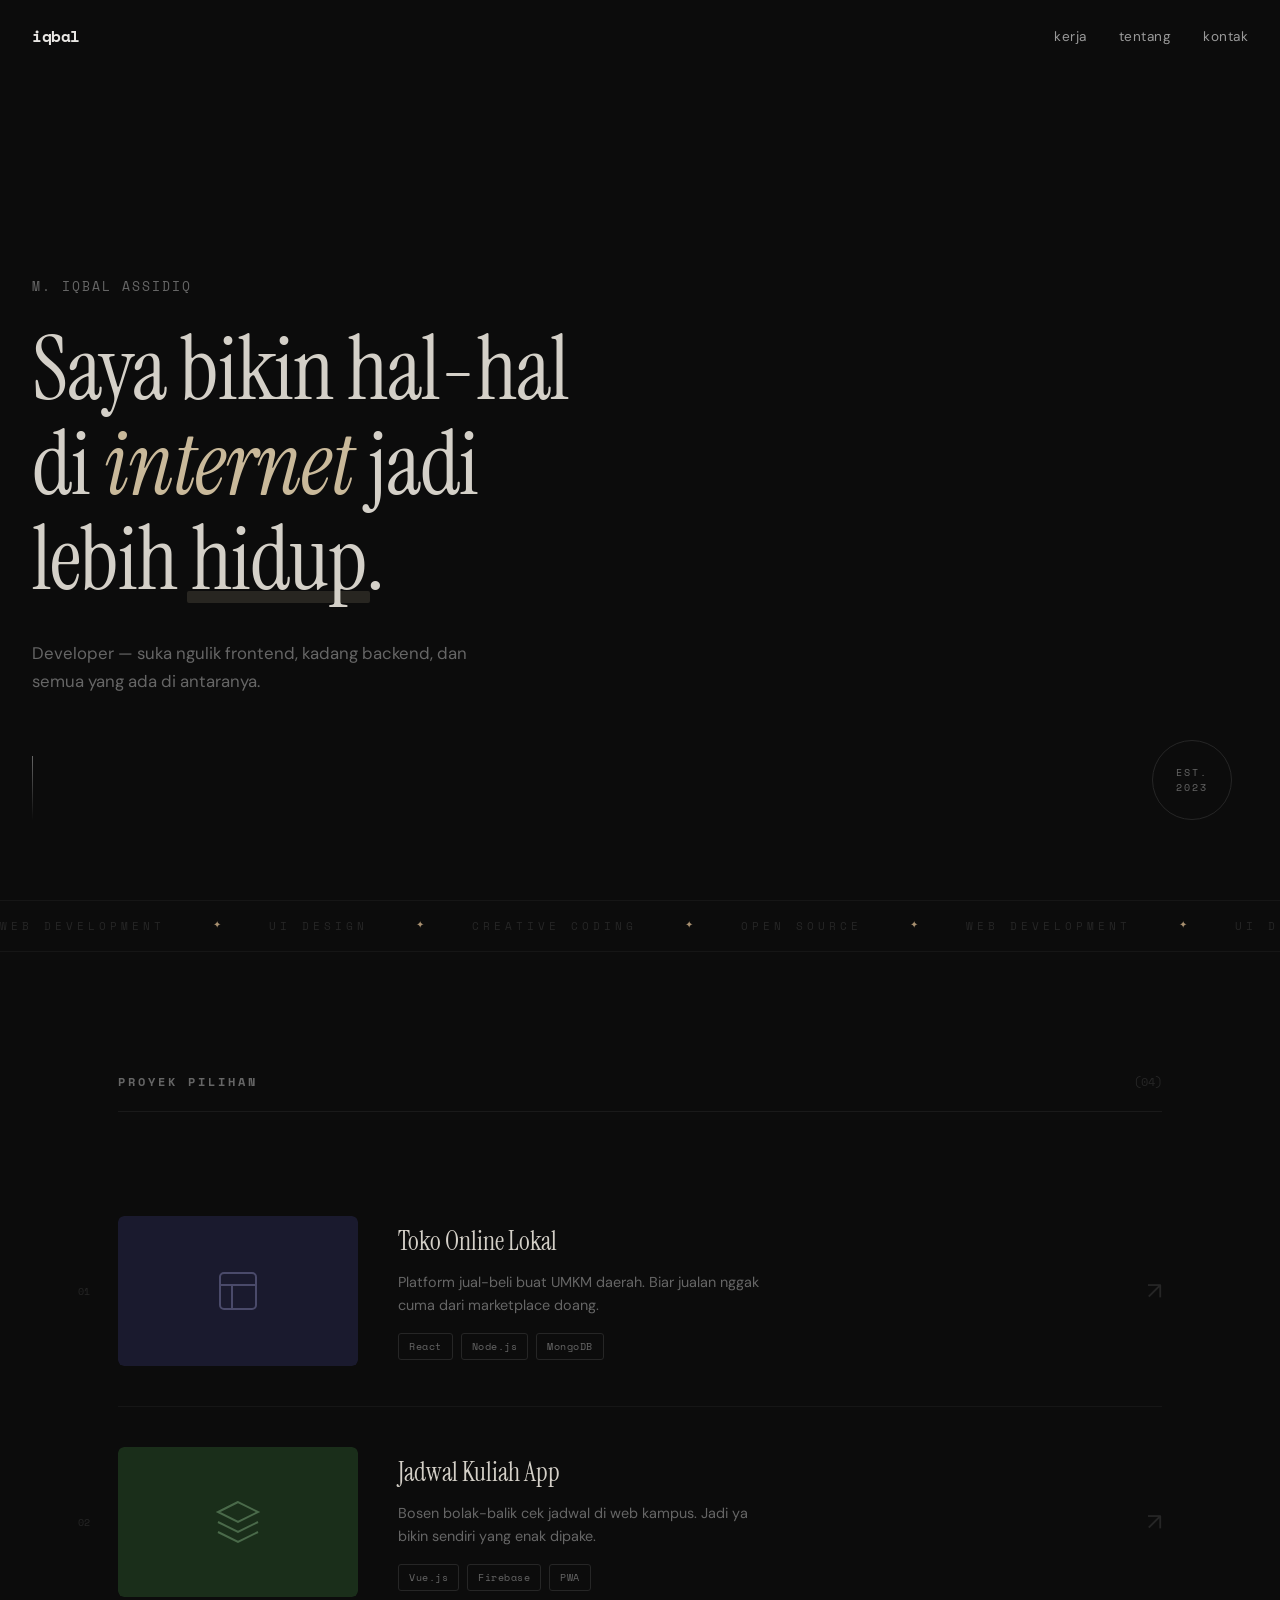
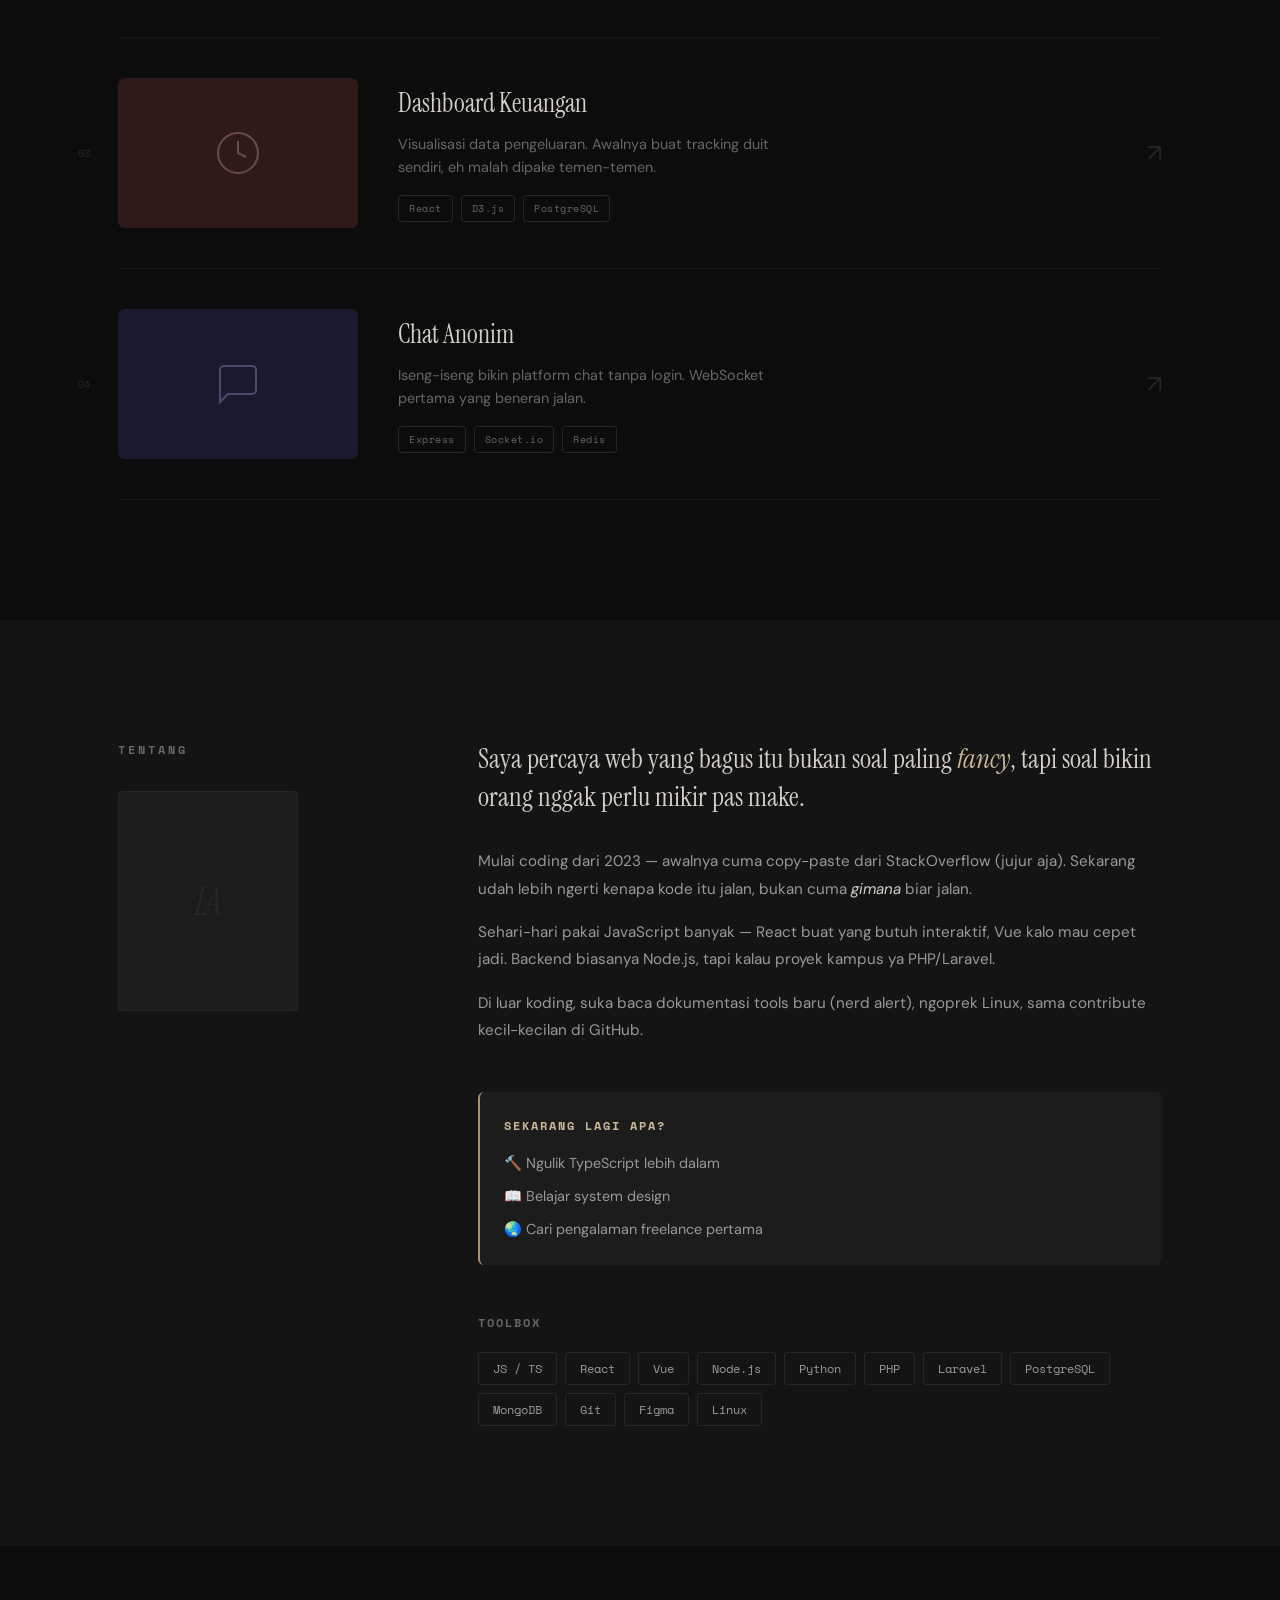
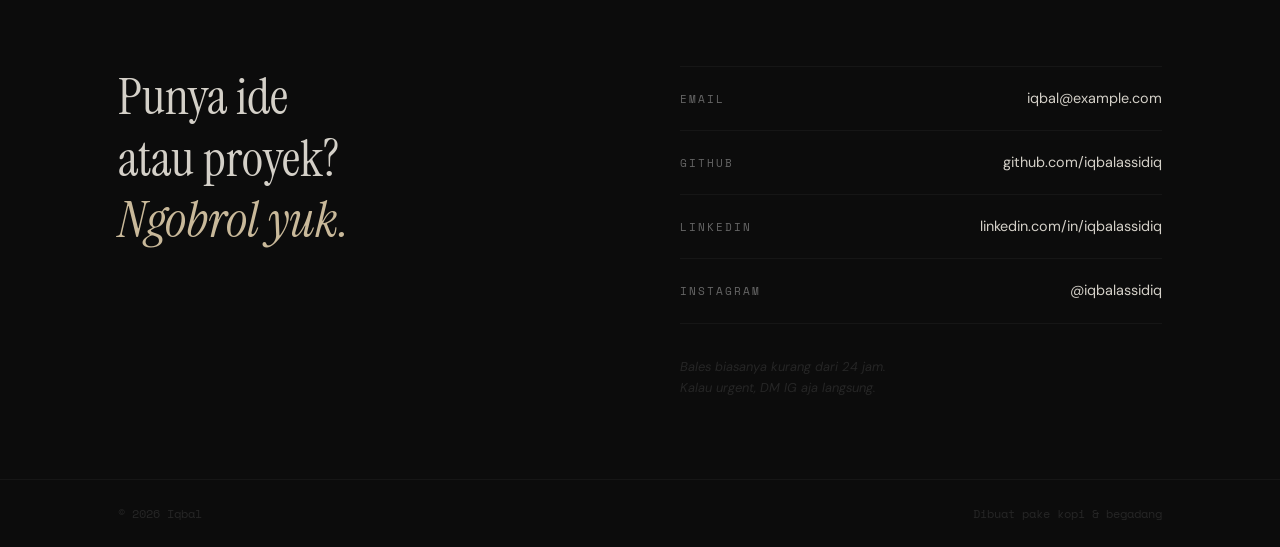
<file: portfolio/index.html>
<!DOCTYPE html>
<html lang="id">
<head>
    <meta charset="UTF-8">
    <meta name="viewport" content="width=device-width, initial-scale=1.0">
    <title>iqbal — developer</title>
    <link rel="stylesheet" href="style.css">
    <link rel="preconnect" href="https://fonts.googleapis.com">
    <link href="https://fonts.googleapis.com/css2?family=DM+Sans:ital,wght@0,400;0,500;0,700;1,400&family=Space+Mono:wght@400;700&family=Instrument+Serif:ital@0;1&display=swap" rel="stylesheet">
</head>
<body>

    <!-- Nav -->
    <nav id="navbar">
        <a href="#" class="logo">iqbal</a>
        <div class="nav-right">
            <a href="#kerja">kerja</a>
            <a href="#tentang">tentang</a>
            <a href="#kontak">kontak</a>
        </div>
        <button class="menu-btn" id="menuBtn" aria-label="Menu">
            <svg width="22" height="14" viewBox="0 0 22 14" fill="none">
                <line x1="0" y1="1" x2="22" y2="1" stroke="currentColor" stroke-width="1.5"/>
                <line x1="6" y1="7" x2="22" y2="7" stroke="currentColor" stroke-width="1.5"/>
                <line x1="2" y1="13" x2="22" y2="13" stroke="currentColor" stroke-width="1.5"/>
            </svg>
        </button>
    </nav>

    <!-- Mobile Menu -->
    <div class="mobile-menu" id="mobileMenu">
        <a href="#kerja">kerja</a>
        <a href="#tentang">tentang</a>
        <a href="#kontak">kontak</a>
    </div>

    <!-- Hero -->
    <header class="hero" id="hero">
        <div class="hero-inner">
            <p class="hero-hi">M. Iqbal Assidiq</p>
            <h1 class="hero-title">
                Saya bikin hal-hal <br>
                di <em>internet</em> jadi <br>
                lebih <span class="highlight">hidup</span>.
            </h1>
            <p class="hero-sub">
                Developer — suka ngulik frontend, kadang backend, 
                dan semua yang ada di antaranya.
            </p>
            <div class="hero-scroll">
                <div class="scroll-line"></div>
            </div>
        </div>
        <div class="hero-stamp">
            <span>EST.<br>2023</span>
        </div>
    </header>

    <!-- Marquee -->
    <div class="marquee" aria-hidden="true">
        <div class="marquee-inner">
            <span>WEB DEVELOPMENT</span>
            <span class="dot">✦</span>
            <span>UI DESIGN</span>
            <span class="dot">✦</span>
            <span>CREATIVE CODING</span>
            <span class="dot">✦</span>
            <span>OPEN SOURCE</span>
            <span class="dot">✦</span>
            <span>WEB DEVELOPMENT</span>
            <span class="dot">✦</span>
            <span>UI DESIGN</span>
            <span class="dot">✦</span>
            <span>CREATIVE CODING</span>
            <span class="dot">✦</span>
            <span>OPEN SOURCE</span>
            <span class="dot">✦</span>
        </div>
    </div>

    <!-- Projects -->
    <section class="section" id="kerja">
        <div class="container">
            <div class="section-top">
                <h2 class="section-label">Proyek Pilihan</h2>
                <p class="section-count">(04)</p>
            </div>

            <div class="projects">
                <a href="#" class="project" data-num="01">
                    <div class="project-img">
                        <div class="project-img-placeholder" style="background: #1a1a2e;">
                            <svg width="48" height="48" viewBox="0 0 24 24" fill="none" stroke="#4a4a6a" stroke-width="1"><rect x="3" y="3" width="18" height="18" rx="2"/><path d="M3 9h18M9 21V9"/></svg>
                        </div>
                    </div>
                    <div class="project-info">
                        <h3>Toko Online Lokal</h3>
                        <p>Platform jual-beli buat UMKM daerah. Biar jualan nggak cuma dari marketplace doang.</p>
                        <div class="project-tags">
                            <span>React</span>
                            <span>Node.js</span>
                            <span>MongoDB</span>
                        </div>
                    </div>
                    <div class="project-arrow">↗</div>
                </a>

                <a href="#" class="project" data-num="02">
                    <div class="project-img">
                        <div class="project-img-placeholder" style="background: #1a2e1a;">
                            <svg width="48" height="48" viewBox="0 0 24 24" fill="none" stroke="#4a6a4a" stroke-width="1"><path d="M12 2L2 7l10 5 10-5-10-5zM2 17l10 5 10-5M2 12l10 5 10-5"/></svg>
                        </div>
                    </div>
                    <div class="project-info">
                        <h3>Jadwal Kuliah App</h3>
                        <p>Bosen bolak-balik cek jadwal di web kampus. Jadi ya bikin sendiri yang enak dipake.</p>
                        <div class="project-tags">
                            <span>Vue.js</span>
                            <span>Firebase</span>
                            <span>PWA</span>
                        </div>
                    </div>
                    <div class="project-arrow">↗</div>
                </a>

                <a href="#" class="project" data-num="03">
                    <div class="project-img">
                        <div class="project-img-placeholder" style="background: #2e1a1a;">
                            <svg width="48" height="48" viewBox="0 0 24 24" fill="none" stroke="#6a4a4a" stroke-width="1"><circle cx="12" cy="12" r="10"/><path d="M12 6v6l4 2"/></svg>
                        </div>
                    </div>
                    <div class="project-info">
                        <h3>Dashboard Keuangan</h3>
                        <p>Visualisasi data pengeluaran. Awalnya buat tracking duit sendiri, eh malah dipake temen-temen.</p>
                        <div class="project-tags">
                            <span>React</span>
                            <span>D3.js</span>
                            <span>PostgreSQL</span>
                        </div>
                    </div>
                    <div class="project-arrow">↗</div>
                </a>

                <a href="#" class="project" data-num="04">
                    <div class="project-img">
                        <div class="project-img-placeholder" style="background: #1a1a2e;">
                            <svg width="48" height="48" viewBox="0 0 24 24" fill="none" stroke="#4a4a6a" stroke-width="1"><path d="M21 15a2 2 0 01-2 2H7l-4 4V5a2 2 0 012-2h14a2 2 0 012 2z"/></svg>
                        </div>
                    </div>
                    <div class="project-info">
                        <h3>Chat Anonim</h3>
                        <p>Iseng-iseng bikin platform chat tanpa login. WebSocket pertama yang beneran jalan.</p>
                        <div class="project-tags">
                            <span>Express</span>
                            <span>Socket.io</span>
                            <span>Redis</span>
                        </div>
                    </div>
                    <div class="project-arrow">↗</div>
                </a>
            </div>
        </div>
    </section>

    <!-- About -->
    <section class="section about-section" id="tentang">
        <div class="container">
            <div class="about-layout">
                <div class="about-left">
                    <h2 class="section-label">Tentang</h2>
                    <div class="about-photo">
                        <div class="photo-placeholder">
                            <span>IA</span>
                        </div>
                    </div>
                </div>
                <div class="about-right">
                    <p class="about-big">
                        Saya percaya web yang bagus itu bukan soal paling <em>fancy</em>, 
                        tapi soal bikin orang nggak perlu mikir pas make.
                    </p>
                    <div class="about-body">
                        <p>
                            Mulai coding dari 2023 — awalnya cuma copy-paste dari StackOverflow 
                            (jujur aja). Sekarang udah lebih ngerti kenapa kode itu jalan, 
                            bukan cuma <em>gimana</em> biar jalan.
                        </p>
                        <p>
                            Sehari-hari pakai JavaScript banyak — React buat yang butuh 
                            interaktif, Vue kalo mau cepet jadi. Backend biasanya Node.js, 
                            tapi kalau proyek kampus ya PHP/Laravel.
                        </p>
                        <p>
                            Di luar koding, suka baca dokumentasi tools baru (nerd alert), 
                            ngoprek Linux, sama contribute kecil-kecilan di GitHub.
                        </p>
                    </div>

                    <div class="about-now">
                        <h3>Sekarang lagi apa?</h3>
                        <ul>
                            <li>🔨 Ngulik TypeScript lebih dalam</li>
                            <li>📖 Belajar system design</li>
                            <li>🌏 Cari pengalaman freelance pertama</li>
                        </ul>
                    </div>

                    <div class="toolbox">
                        <h3>Toolbox</h3>
                        <div class="tool-list">
                            <div class="tool">JS / TS</div>
                            <div class="tool">React</div>
                            <div class="tool">Vue</div>
                            <div class="tool">Node.js</div>
                            <div class="tool">Python</div>
                            <div class="tool">PHP</div>
                            <div class="tool">Laravel</div>
                            <div class="tool">PostgreSQL</div>
                            <div class="tool">MongoDB</div>
                            <div class="tool">Git</div>
                            <div class="tool">Figma</div>
                            <div class="tool">Linux</div>
                        </div>
                    </div>
                </div>
            </div>
        </div>
    </section>

    <!-- Contact -->
    <section class="section contact-section" id="kontak">
        <div class="container">
            <div class="contact-layout">
                <div class="contact-left">
                    <h2 class="contact-heading">
                        Punya ide <br>atau proyek? <br>
                        <em>Ngobrol yuk.</em>
                    </h2>
                </div>
                <div class="contact-right">
                    <div class="contact-links">
                        <a href="mailto:iqbal@example.com" class="contact-item">
                            <span class="contact-label">Email</span>
                            <span class="contact-value">iqbal@example.com</span>
                        </a>
                        <a href="#" class="contact-item">
                            <span class="contact-label">GitHub</span>
                            <span class="contact-value">github.com/iqbalassidiq</span>
                        </a>
                        <a href="#" class="contact-item">
                            <span class="contact-label">LinkedIn</span>
                            <span class="contact-value">linkedin.com/in/iqbalassidiq</span>
                        </a>
                        <a href="#" class="contact-item">
                            <span class="contact-label">Instagram</span>
                            <span class="contact-value">@iqbalassidiq</span>
                        </a>
                    </div>
                    <p class="contact-note">
                        Bales biasanya kurang dari 24 jam. <br>Kalau urgent, DM IG aja langsung.
                    </p>
                </div>
            </div>
        </div>
    </section>

    <!-- Footer -->
    <footer class="footer">
        <div class="container footer-inner">
            <span class="footer-left">© 2026 Iqbal</span>
            <span class="footer-right">Dibuat pake kopi &amp; begadang</span>
        </div>
    </footer>

    <script src="script.js"></script>
</body>
</html>
</file>
<file: portfolio/style.css>
/* ========================================
   Reset & Base
   ======================================== */
*, *::before, *::after {
    margin: 0;
    padding: 0;
    box-sizing: border-box;
}

:root {
    --black: #0c0c0c;
    --dark: #141414;
    --dark2: #1c1c1c;
    --dark3: #262626;
    --gray: #666;
    --gray-light: #999;
    --white: #e8e6e3;
    --cream: #d4d0c8;
    --accent: #c9b99a;
    --accent2: #a89070;
    --sans: 'DM Sans', -apple-system, sans-serif;
    --mono: 'Space Mono', monospace;
    --serif: 'Instrument Serif', Georgia, serif;
}

html {
    scroll-behavior: smooth;
    scroll-padding-top: 80px;
}

body {
    font-family: var(--sans);
    background: var(--black);
    color: var(--white);
    line-height: 1.6;
    overflow-x: hidden;
    -webkit-font-smoothing: antialiased;
}

a {
    color: inherit;
    text-decoration: none;
}

::selection {
    background: var(--accent);
    color: var(--black);
}

.container {
    max-width: 1100px;
    margin: 0 auto;
    padding: 0 28px;
}

/* ========================================
   Nav
   ======================================== */
#navbar {
    position: fixed;
    top: 0;
    left: 0;
    right: 0;
    z-index: 100;
    display: flex;
    align-items: center;
    justify-content: space-between;
    padding: 24px 32px;
    transition: all 0.4s ease;
}

#navbar.scrolled {
    padding: 16px 32px;
    background: rgba(12, 12, 12, 0.9);
    backdrop-filter: blur(12px);
    border-bottom: 1px solid rgba(255,255,255,0.04);
}

.logo {
    font-family: var(--mono);
    font-size: 1rem;
    font-weight: 700;
    letter-spacing: -0.5px;
    color: var(--white);
}

.nav-right {
    display: flex;
    gap: 32px;
}

.nav-right a {
    font-size: 0.85rem;
    color: var(--gray-light);
    letter-spacing: 0.5px;
    transition: color 0.3s;
    position: relative;
}

.nav-right a::after {
    content: '';
    position: absolute;
    bottom: -4px;
    left: 0;
    width: 0;
    height: 1px;
    background: var(--accent);
    transition: width 0.3s;
}

.nav-right a:hover {
    color: var(--white);
}

.nav-right a:hover::after {
    width: 100%;
}

.menu-btn {
    display: none;
    background: none;
    border: none;
    color: var(--white);
    cursor: pointer;
    padding: 4px;
}

.mobile-menu {
    display: none;
    position: fixed;
    inset: 0;
    z-index: 99;
    background: var(--black);
    flex-direction: column;
    align-items: center;
    justify-content: center;
    gap: 32px;
    opacity: 0;
    pointer-events: none;
    transition: opacity 0.3s;
}

.mobile-menu.open {
    opacity: 1;
    pointer-events: all;
}

.mobile-menu a {
    font-size: 1.8rem;
    font-family: var(--serif);
    font-style: italic;
    color: var(--cream);
}

/* ========================================
   Hero
   ======================================== */
.hero {
    min-height: 100vh;
    display: flex;
    align-items: flex-end;
    padding: 0 32px 80px;
    position: relative;
}

.hero-inner {
    max-width: 900px;
}

.hero-hi {
    font-family: var(--mono);
    font-size: 0.8rem;
    color: var(--gray);
    letter-spacing: 2px;
    text-transform: uppercase;
    margin-bottom: 24px;
}

.hero-title {
    font-family: var(--serif);
    font-size: clamp(2.8rem, 7vw, 5.5rem);
    font-weight: 400;
    line-height: 1.08;
    letter-spacing: -1px;
    color: var(--cream);
}

.hero-title em {
    font-style: italic;
    color: var(--accent);
}

.hero-title .highlight {
    position: relative;
    display: inline-block;
}

.hero-title .highlight::after {
    content: '';
    position: absolute;
    bottom: 4px;
    left: -4px;
    right: -4px;
    height: 12px;
    background: rgba(201, 185, 154, 0.15);
    z-index: -1;
    border-radius: 2px;
}

.hero-sub {
    margin-top: 32px;
    font-size: 1.05rem;
    color: var(--gray);
    max-width: 440px;
    line-height: 1.7;
}

.hero-scroll {
    margin-top: 60px;
    width: 1px;
    height: 64px;
    position: relative;
}

.scroll-line {
    width: 1px;
    height: 100%;
    background: linear-gradient(to bottom, var(--gray), transparent);
    animation: scroll-pulse 2s ease-in-out infinite;
}

@keyframes scroll-pulse {
    0%, 100% { opacity: 0.3; transform: scaleY(1); }
    50% { opacity: 1; transform: scaleY(0.6); }
}

.hero-stamp {
    position: absolute;
    right: 48px;
    bottom: 80px;
    width: 80px;
    height: 80px;
    border: 1px solid var(--dark3);
    border-radius: 50%;
    display: flex;
    align-items: center;
    justify-content: center;
    animation: spin 20s linear infinite;
}

.hero-stamp span {
    font-family: var(--mono);
    font-size: 0.6rem;
    text-align: center;
    color: var(--gray);
    letter-spacing: 2px;
    animation: spin-reverse 20s linear infinite;
}

@keyframes spin { to { transform: rotate(360deg); } }
@keyframes spin-reverse { to { transform: rotate(-360deg); } }

/* ========================================
   Marquee
   ======================================== */
.marquee {
    border-top: 1px solid rgba(255,255,255,0.04);
    border-bottom: 1px solid rgba(255,255,255,0.04);
    padding: 16px 0;
    overflow: hidden;
}

.marquee-inner {
    display: flex;
    gap: 48px;
    white-space: nowrap;
    animation: marquee 25s linear infinite;
    width: max-content;
}

.marquee-inner span {
    font-family: var(--mono);
    font-size: 0.7rem;
    letter-spacing: 4px;
    color: var(--dark3);
    text-transform: uppercase;
}

.marquee-inner .dot {
    color: var(--accent2);
    font-size: 0.6rem;
    letter-spacing: 0;
}

@keyframes marquee {
    to { transform: translateX(-50%); }
}

/* ========================================
   Section Common
   ======================================== */
.section {
    padding: 120px 0;
}

.section-top {
    display: flex;
    align-items: baseline;
    justify-content: space-between;
    margin-bottom: 64px;
    border-bottom: 1px solid rgba(255,255,255,0.06);
    padding-bottom: 20px;
}

.section-label {
    font-family: var(--mono);
    font-size: 0.75rem;
    letter-spacing: 3px;
    text-transform: uppercase;
    color: var(--gray);
}

.section-count {
    font-family: var(--mono);
    font-size: 0.75rem;
    color: var(--dark3);
}

/* ========================================
   Projects
   ======================================== */
.projects {
    display: flex;
    flex-direction: column;
}

.project {
    display: grid;
    grid-template-columns: 240px 1fr auto;
    gap: 40px;
    align-items: center;
    padding: 40px 0;
    border-bottom: 1px solid rgba(255,255,255,0.04);
    transition: all 0.4s ease;
    position: relative;
}

.project::before {
    content: attr(data-num);
    position: absolute;
    left: -40px;
    top: 50%;
    transform: translateY(-50%);
    font-family: var(--mono);
    font-size: 0.65rem;
    color: var(--dark3);
}

.project:hover {
    padding-left: 16px;
}

.project-img {
    overflow: hidden;
    border-radius: 6px;
}

.project-img-placeholder {
    width: 100%;
    aspect-ratio: 16/10;
    display: flex;
    align-items: center;
    justify-content: center;
    border-radius: 6px;
    transition: transform 0.5s ease;
}

.project:hover .project-img-placeholder {
    transform: scale(1.03);
}

.project-info h3 {
    font-family: var(--serif);
    font-size: 1.6rem;
    font-weight: 400;
    color: var(--cream);
    margin-bottom: 8px;
    transition: color 0.3s;
}

.project:hover .project-info h3 {
    color: var(--accent);
}

.project-info p {
    font-size: 0.9rem;
    color: var(--gray);
    line-height: 1.6;
    max-width: 380px;
}

.project-tags {
    display: flex;
    gap: 8px;
    margin-top: 16px;
    flex-wrap: wrap;
}

.project-tags span {
    font-family: var(--mono);
    font-size: 0.65rem;
    padding: 4px 10px;
    border: 1px solid var(--dark3);
    border-radius: 3px;
    color: var(--gray);
    letter-spacing: 0.5px;
}

.project-arrow {
    font-size: 1.5rem;
    color: var(--dark3);
    transition: all 0.3s;
}

.project:hover .project-arrow {
    color: var(--accent);
    transform: translate(4px, -4px);
}

/* ========================================
   About
   ======================================== */
.about-section {
    background: var(--dark);
}

.about-layout {
    display: grid;
    grid-template-columns: 280px 1fr;
    gap: 80px;
}

.about-left .section-label {
    margin-bottom: 32px;
}

.photo-placeholder {
    width: 180px;
    height: 220px;
    background: var(--dark2);
    border-radius: 4px;
    display: flex;
    align-items: center;
    justify-content: center;
    font-family: var(--serif);
    font-size: 2.5rem;
    color: var(--dark3);
    font-style: italic;
    position: relative;
    overflow: hidden;
}

.photo-placeholder::after {
    content: '';
    position: absolute;
    inset: 0;
    border: 1px solid rgba(255,255,255,0.04);
    border-radius: 4px;
}

.about-big {
    font-family: var(--serif);
    font-size: 1.7rem;
    line-height: 1.4;
    color: var(--cream);
    margin-bottom: 32px;
    font-weight: 400;
}

.about-big em {
    color: var(--accent);
}

.about-body p {
    font-size: 0.95rem;
    color: var(--gray-light);
    margin-bottom: 16px;
    line-height: 1.8;
}

.about-body em {
    font-style: italic;
    color: var(--cream);
}

.about-now {
    margin-top: 48px;
    padding: 24px;
    background: var(--dark2);
    border-radius: 6px;
    border-left: 2px solid var(--accent2);
}

.about-now h3 {
    font-family: var(--mono);
    font-size: 0.75rem;
    text-transform: uppercase;
    letter-spacing: 2px;
    color: var(--accent);
    margin-bottom: 16px;
}

.about-now ul {
    list-style: none;
    display: flex;
    flex-direction: column;
    gap: 10px;
}

.about-now li {
    font-size: 0.9rem;
    color: var(--gray-light);
}

.toolbox {
    margin-top: 48px;
}

.toolbox h3 {
    font-family: var(--mono);
    font-size: 0.75rem;
    text-transform: uppercase;
    letter-spacing: 2px;
    color: var(--gray);
    margin-bottom: 20px;
}

.tool-list {
    display: flex;
    flex-wrap: wrap;
    gap: 8px;
}

.tool {
    font-family: var(--mono);
    font-size: 0.75rem;
    padding: 6px 14px;
    border: 1px solid var(--dark3);
    border-radius: 3px;
    color: var(--gray-light);
    transition: all 0.25s;
    cursor: default;
}

.tool:hover {
    border-color: var(--accent2);
    color: var(--accent);
    background: rgba(201, 185, 154, 0.05);
}

/* ========================================
   Contact
   ======================================== */
.contact-section {
    padding: 120px 0 80px;
}

.contact-layout {
    display: grid;
    grid-template-columns: 1fr 1fr;
    gap: 80px;
    align-items: start;
}

.contact-heading {
    font-family: var(--serif);
    font-size: clamp(2rem, 4vw, 3.2rem);
    font-weight: 400;
    line-height: 1.2;
    color: var(--cream);
}

.contact-heading em {
    color: var(--accent);
}

.contact-links {
    display: flex;
    flex-direction: column;
}

.contact-item {
    display: flex;
    justify-content: space-between;
    align-items: center;
    padding: 20px 0;
    border-bottom: 1px solid rgba(255,255,255,0.04);
    transition: all 0.3s;
}

.contact-item:first-child {
    border-top: 1px solid rgba(255,255,255,0.04);
}

.contact-item:hover {
    padding-left: 12px;
}

.contact-label {
    font-family: var(--mono);
    font-size: 0.7rem;
    letter-spacing: 2px;
    text-transform: uppercase;
    color: var(--gray);
}

.contact-value {
    font-size: 0.9rem;
    color: var(--cream);
    transition: color 0.3s;
}

.contact-item:hover .contact-value {
    color: var(--accent);
}

.contact-note {
    margin-top: 32px;
    font-size: 0.8rem;
    color: var(--dark3);
    line-height: 1.7;
    font-style: italic;
}

/* ========================================
   Footer
   ======================================== */
.footer {
    border-top: 1px solid rgba(255,255,255,0.04);
    padding: 24px 0;
}

.footer-inner {
    display: flex;
    justify-content: space-between;
    align-items: center;
}

.footer-left,
.footer-right {
    font-size: 0.75rem;
    color: var(--dark3);
    font-family: var(--mono);
}

/* ========================================
   Scroll Reveal
   ======================================== */
.reveal {
    opacity: 0;
    transform: translateY(24px);
    transition: opacity 0.7s ease, transform 0.7s ease;
}

.reveal.visible {
    opacity: 1;
    transform: translateY(0);
}

/* ========================================
   Responsive
   ======================================== */
@media (max-width: 868px) {
    .nav-right {
        display: none;
    }

    .menu-btn {
        display: block;
    }

    .mobile-menu {
        display: flex;
    }

    .hero {
        padding-bottom: 60px;
    }

    .hero-stamp {
        display: none;
    }

    .project {
        grid-template-columns: 1fr;
        gap: 20px;
    }

    .project::before {
        position: static;
        transform: none;
        margin-bottom: -12px;
    }

    .project-img-placeholder {
        aspect-ratio: 16/9;
    }

    .about-layout {
        grid-template-columns: 1fr;
        gap: 48px;
    }

    .about-left {
        display: flex;
        align-items: center;
        gap: 24px;
    }

    .about-left .section-label {
        margin-bottom: 0;
    }

    .photo-placeholder {
        width: 80px;
        height: 100px;
        font-size: 1.5rem;
    }

    .about-big {
        font-size: 1.4rem;
    }

    .contact-layout {
        grid-template-columns: 1fr;
        gap: 48px;
    }

    .section {
        padding: 80px 0;
    }
}

@media (max-width: 480px) {
    .hero-title {
        font-size: 2.2rem;
    }

    .footer-inner {
        flex-direction: column;
        gap: 8px;
        text-align: center;
    }
}
</file>
